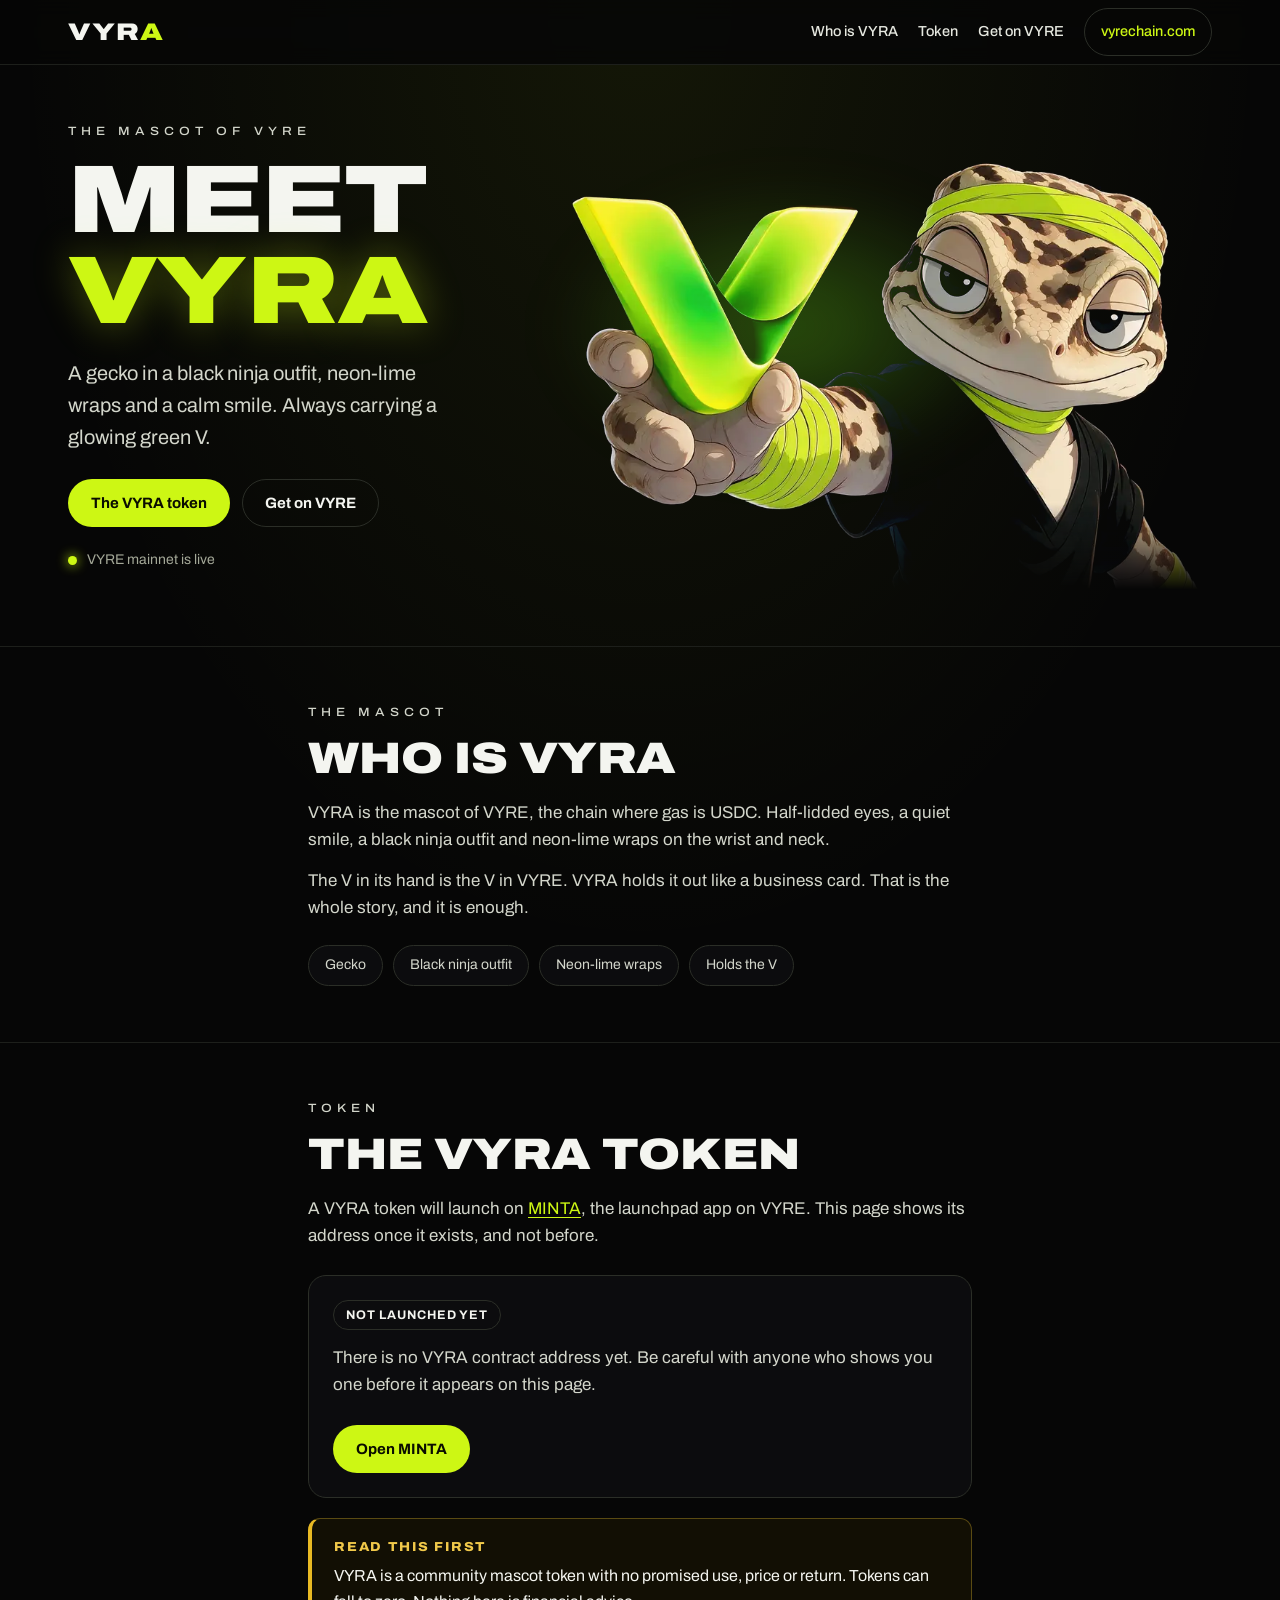
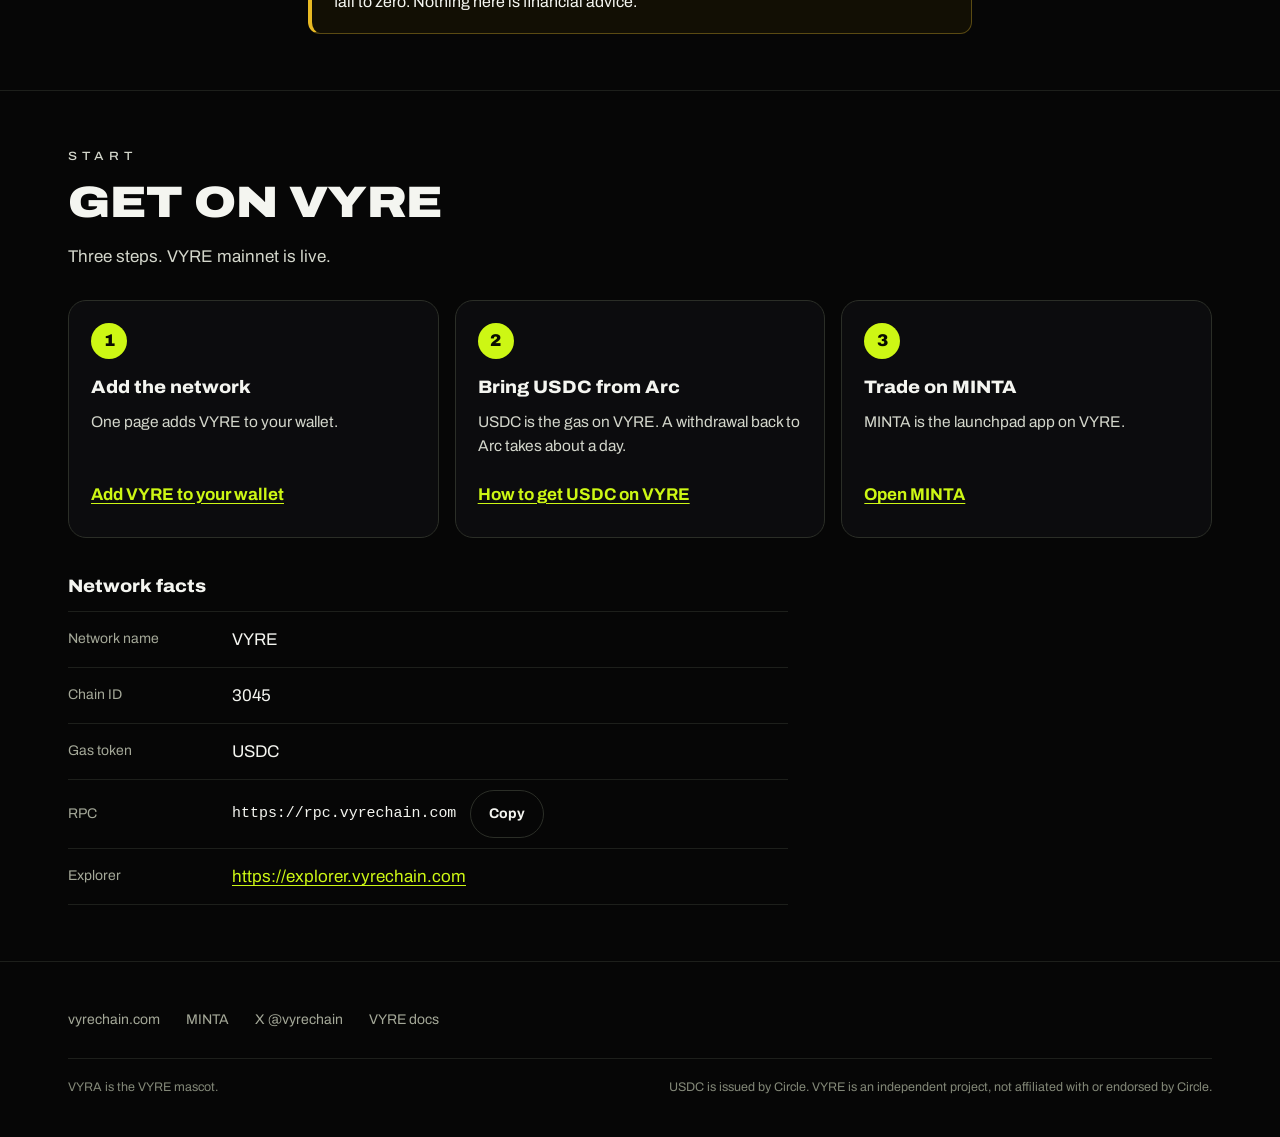
<file: index.html>
<!doctype html>
<html lang="en">
<head>
  <meta charset="utf-8">
  <meta name="viewport" content="width=device-width, initial-scale=1">
  <title>VYRA · The mascot of VYRE</title>
  <meta name="description" content="Meet VYRA, the mascot of VYRE: a gecko in a black ninja outfit with neon-lime wraps, holding a glowing green V. VYRE mainnet is live, with USDC for gas.">
  <meta name="theme-color" content="#060606">
  <meta name="color-scheme" content="dark">
  <link rel="canonical" href="https://vyra.vyrechain.com/">
  <link rel="icon" href="/favicon.ico" sizes="48x48">
  <link rel="icon" type="image/png" sizes="32x32" href="/img/favicon-32.png">
  <link rel="icon" type="image/png" sizes="192x192" href="/img/icon-192.png">
  <link rel="apple-touch-icon" href="/img/apple-touch-icon.png">
  <meta property="og:type" content="website">
  <meta property="og:site_name" content="VYRA">
  <meta property="og:url" content="https://vyra.vyrechain.com/">
  <meta property="og:title" content="Meet VYRA, the mascot of VYRE">
  <meta property="og:description" content="A gecko in a black ninja outfit, holding a glowing green V. VYRE mainnet is live.">
  <meta property="og:image" content="https://vyra.vyrechain.com/img/og-1200x630.jpg">
  <meta property="og:image:width" content="1200">
  <meta property="og:image:height" content="630">
  <meta property="og:image:alt" content="VYRA the gecko, in a black ninja outfit with neon-lime wraps, holding a glowing green V">
  <meta name="twitter:card" content="summary_large_image">
  <meta name="twitter:site" content="@vyrechain">
  <meta name="twitter:title" content="Meet VYRA, the mascot of VYRE">
  <meta name="twitter:description" content="A gecko in a black ninja outfit, holding a glowing green V. VYRE mainnet is live.">
  <meta name="twitter:image" content="https://vyra.vyrechain.com/img/og-1200x630.jpg">
  <meta name="twitter:image:alt" content="VYRA the gecko, in a black ninja outfit with neon-lime wraps, holding a glowing green V">
  <link rel="preload" href="/fonts/archivo-latin.woff2" as="font" type="font/woff2" crossorigin>
  <link rel="preload" as="image" href="/img/vyra-1000.webp" type="image/webp" imagesrcset="/img/vyra-640.webp 640w, /img/vyra-1000.webp 1000w, /img/vyra-1600.webp 1600w, /img/vyra-1872.webp 1872w" imagesizes="(min-width: 960px) 56vw, 100vw" fetchpriority="high">
  <link rel="stylesheet" href="/style.css">
  <script src="/app.js" defer></script>
</head>
<body id="top">
  <a class="skip" href="#main">Skip to content</a>

  <header class="top">
    <div class="wrap top-in">
      <a class="word" href="#top" aria-label="VYRA, back to top">VYR<span>A</span></a>
      <nav aria-label="Page">
        <a class="hide-sm" href="#who">Who is VYRA</a>
        <a href="#token">Token</a>
        <a href="#get-on-vyre">Get on VYRE</a>
        <a class="pill" href="https://vyrechain.com" rel="noopener">vyrechain.com</a>
      </nav>
    </div>
  </header>

  <main id="main">
    <section class="hero" aria-labelledby="hero-title">
      <div class="wrap hero-grid">
        <div class="hero-copy">
          <p class="eyebrow">The mascot of VYRE</p>
          <h1 id="hero-title">Meet <em>VYRA</em></h1>
          <p class="lede">A gecko in a black ninja outfit, neon-lime wraps and a calm smile. Always carrying a glowing green V.</p>
          <div class="actions">
            <a class="btn btn-primary" href="#token">The VYRA token</a>
            <a class="btn btn-ghost" href="#get-on-vyre">Get on VYRE</a>
          </div>
          <p class="live"><span class="dot" aria-hidden="true"></span>VYRE mainnet is live</p>
        </div>
        <div class="hero-art" id="hero-art">
          <div class="glow" id="hero-glow" aria-hidden="true"></div>
          <picture>
            <source type="image/webp" srcset="/img/vyra-640.webp 640w, /img/vyra-1000.webp 1000w, /img/vyra-1600.webp 1600w, /img/vyra-1872.webp 1872w" sizes="(min-width: 960px) 56vw, 100vw">
            <img id="hero-img" src="/img/vyra-1000.jpg" srcset="/img/vyra-640.jpg 640w, /img/vyra-1000.jpg 1000w" sizes="(min-width: 960px) 56vw, 100vw" width="1872" height="1248" fetchpriority="high" decoding="async" alt="VYRA the gecko, in a black ninja outfit with neon-lime wraps, holds out a glowing green 3D V and smiles with half-closed eyes.">
          </picture>
        </div>
      </div>
    </section>

    <section id="who" class="block" aria-labelledby="who-title">
      <div class="wrap narrow">
        <p class="eyebrow">The mascot</p>
        <h2 id="who-title">Who is VYRA</h2>
        <p>VYRA is the mascot of VYRE, the chain where gas is USDC. Half-lidded eyes, a quiet smile, a black ninja outfit and neon-lime wraps on the wrist and neck.</p>
        <p>The V in its hand is the V in VYRE. VYRA holds it out like a business card. That is the whole story, and it is enough.</p>
        <ul class="chips" aria-label="About VYRA">
          <li>Gecko</li>
          <li>Black ninja outfit</li>
          <li>Neon-lime wraps</li>
          <li>Holds the V</li>
        </ul>
      </div>
    </section>

    <section id="token" class="block" aria-labelledby="token-title">
      <div class="wrap narrow">
        <p class="eyebrow">Token</p>
        <h2 id="token-title">The VYRA token</h2>
        <p>A VYRA token will launch on <a href="https://minta.vyrechain.com" rel="noopener">MINTA</a>, the launchpad app on VYRE. This page shows its address once it exists, and not before.</p>

        <div class="card" id="token-card" aria-live="polite">
          <p class="status"><span class="badge" id="token-status">Not launched yet</span></p>
          <p id="token-note">There is no VYRA contract address yet. Be careful with anyone who shows you one before it appears on this page.</p>
          <div class="addr" id="token-addr" hidden>
            <span class="label">Contract address</span>
            <code id="token-addr-text"></code>
            <button type="button" class="btn btn-ghost" id="token-copy" data-copy="">Copy address</button>
          </div>
          <div class="actions">
            <a class="btn btn-primary" id="token-minta" href="https://minta.vyrechain.com" rel="noopener">Open MINTA</a>
            <a class="btn btn-ghost" id="token-explorer" href="https://explorer.vyrechain.com" rel="noopener" hidden>View on explorer</a>
          </div>
        </div>

        <div class="risk" role="note" aria-labelledby="risk-title">
          <h3 id="risk-title">Read this first</h3>
          <p>VYRA is a community mascot token with no promised use, price or return. Tokens can fall to zero. Nothing here is financial advice.</p>
        </div>
      </div>
    </section>

    <section id="get-on-vyre" class="block" aria-labelledby="get-title">
      <div class="wrap">
        <div class="narrow">
          <p class="eyebrow">Start</p>
          <h2 id="get-title">Get on VYRE</h2>
          <p>Three steps. VYRE mainnet is live.</p>
        </div>
        <ol class="steps">
          <li>
            <span class="num" aria-hidden="true">1</span>
            <h3>Add the network</h3>
            <p>One page adds VYRE to your wallet.</p>
            <a href="https://vyrechain.com/add/" rel="noopener">Add VYRE to your wallet</a>
          </li>
          <li>
            <span class="num" aria-hidden="true">2</span>
            <h3>Bring USDC from Arc</h3>
            <p>USDC is the gas on VYRE. A withdrawal back to Arc takes about a day.</p>
            <a href="https://vyrechain.com/docs/get-usdc/" rel="noopener">How to get USDC on VYRE</a>
          </li>
          <li>
            <span class="num" aria-hidden="true">3</span>
            <h3>Trade on MINTA</h3>
            <p>MINTA is the launchpad app on VYRE.</p>
            <a href="https://minta.vyrechain.com" rel="noopener">Open MINTA</a>
          </li>
        </ol>

        <div class="facts narrow">
          <h3>Network facts</h3>
          <dl>
            <div><dt>Network name</dt><dd>VYRE</dd></div>
            <div><dt>Chain ID</dt><dd>3045</dd></div>
            <div><dt>Gas token</dt><dd>USDC</dd></div>
            <div><dt>RPC</dt><dd class="with-copy"><code>https://rpc.vyrechain.com</code><button type="button" class="btn btn-ghost btn-sm" data-copy="https://rpc.vyrechain.com">Copy</button></dd></div>
            <div><dt>Explorer</dt><dd><a href="https://explorer.vyrechain.com" rel="noopener">https://explorer.vyrechain.com</a></dd></div>
          </dl>
        </div>
      </div>
    </section>
  </main>

  <footer class="site-footer">
    <div class="wrap">
      <nav class="foot-links" aria-label="Footer">
        <a href="https://vyrechain.com" rel="noopener">vyrechain.com</a>
        <a href="https://minta.vyrechain.com" rel="noopener">MINTA</a>
        <a href="https://x.com/vyrechain" rel="noopener">X @vyrechain</a>
        <a href="https://vyrechain.com/docs/" rel="noopener">VYRE docs</a>
      </nav>
      <div class="foot-base">
        <p>VYRA is the VYRE mascot.</p>
        <p>USDC is issued by Circle. VYRE is an independent project, not affiliated with or endorsed by Circle.</p>
      </div>
    </div>
  </footer>
</body>
</html>
</file>
<file: style.css>
/* VYRA: one page, dark only. Tokens match the VYRE website. */
@font-face { font-family: 'Archivo'; font-style: normal; font-weight: 100 900; font-stretch: 62% 125%; font-display: swap; src: url(/fonts/archivo-latin.woff2) format('woff2'); unicode-range: U+0000-00FF, U+0131, U+0152-0153, U+02BB-02BC, U+02C6, U+02DA, U+02DC, U+0304, U+0308, U+0329, U+2000-206F, U+20AC, U+2122, U+2191, U+2193, U+2212, U+2215, U+FEFF, U+FFFD; }

:root {
  --bg: #060606; --panel: #0c0c0e; --line: #1d1f1b; --line-2: #2b2e27;
  --text: #f4f5f0; --soft: #d3d6cb; --muted: #a4a898; --dim: #838878;
  --lime: #cdf714; --lime-ink: #0a0d00;
  --gutter: 28px;
  --mono: ui-monospace, SFMono-Regular, Menlo, Consolas, monospace;
  --px: 0; --py: 0;
}
* { box-sizing: border-box; }
html { -webkit-text-size-adjust: 100%; scroll-behavior: smooth; scroll-padding-top: 72px; color-scheme: dark; }
html, body { margin: 0; }
body { background: radial-gradient(70% 50% at 50% 0%, rgba(205,247,20,0.07), transparent 70%), var(--bg); color: var(--text); font-family: 'Archivo', system-ui, -apple-system, 'Segoe UI', sans-serif; font-size: 17px; line-height: 1.6; overflow-x: hidden; }
h1, h2, h3, p, ul, ol, dl, dd { margin: 0; }
a { color: var(--lime); text-underline-offset: 3px; }
a:hover { text-decoration-thickness: 2px; }
:focus-visible { outline: 2px solid var(--lime); outline-offset: 3px; border-radius: 6px; }
img { max-width: 100%; height: auto; display: block; }
code { font-family: var(--mono); font-size: 0.88em; overflow-wrap: anywhere; }
[hidden] { display: none !important; }

.wrap { max-width: 1200px; margin: 0 auto; padding: 0 var(--gutter); }
.narrow { max-width: 720px; }
.skip { position: absolute; left: 12px; top: -80px; background: var(--lime); color: var(--lime-ink); padding: 12px 16px; border-radius: 8px; font-weight: 700; z-index: 10; }
.skip:focus { top: 12px; }

/* Header */
.top { position: sticky; top: 0; z-index: 5; border-bottom: 1px solid var(--line); background: rgba(6,6,6,0.86); backdrop-filter: blur(10px); -webkit-backdrop-filter: blur(10px); }
.top-in { display: flex; align-items: center; gap: 14px; min-height: 64px; }
.word { font-weight: 900; font-stretch: 125%; font-size: 24px; letter-spacing: 0.04em; color: var(--text); text-decoration: none; display: inline-flex; align-items: center; min-height: 48px; }
.word span { color: var(--lime); }
.top nav { display: flex; align-items: center; gap: 4px 20px; margin-left: auto; font-size: 14.5px; font-weight: 500; }
.top nav a { white-space: nowrap; color: #e6e8e0; text-decoration: none; display: inline-flex; align-items: center; min-height: 48px; }
.top nav a:hover { color: var(--lime); }
.top nav .pill { padding: 0 16px; border: 1px solid var(--line-2); border-radius: 999px; color: var(--lime); }
.top nav .pill:hover { border-color: var(--lime); }

/* Type */
.eyebrow { color: var(--soft); font-size: 12px; font-weight: 500; font-stretch: 112%; letter-spacing: 0.42em; text-transform: uppercase; margin-bottom: 14px; }
h1 { font-weight: 900; font-stretch: 125%; text-transform: uppercase; font-size: clamp(44px, 9vw, 96px); line-height: 0.95; letter-spacing: -0.01em; }
h1 em, h2 em { font-style: normal; color: var(--lime); text-shadow: 0 0 40px rgba(205,247,20,0.35); }
h2 { font-weight: 900; font-stretch: 118%; text-transform: uppercase; font-size: clamp(28px, 5vw, 44px); line-height: 1.02; margin-bottom: 18px; }
h3 { font-size: 18px; font-weight: 800; font-stretch: 108%; }
.block p + p { margin-top: 14px; }
.block p { color: var(--soft); }

/* Hero */
.hero { padding: 28px 0 24px; overflow: clip; }
.hero-grid { display: grid; gap: 14px; align-items: center; }
.hero-copy { position: relative; z-index: 1; }
.lede { color: var(--soft); font-size: clamp(17px, 2.2vw, 20px); margin-top: 20px; max-width: 34ch; }
.actions { display: flex; flex-wrap: wrap; gap: 12px; margin-top: 26px; }
.live { display: inline-flex; align-items: center; gap: 10px; margin-top: 22px; font-size: 14px; color: var(--muted); }
.dot { width: 9px; height: 9px; border-radius: 50%; background: var(--lime); box-shadow: 0 0 12px var(--lime); }
.hero-art { position: relative; margin: 0 calc(var(--gutter) * -1); }
.hero-art picture { display: block; }
.hero-art img { -webkit-mask-image: linear-gradient(to bottom, #000 82%, transparent); mask-image: linear-gradient(to bottom, #000 82%, transparent); mix-blend-mode: lighten; width: 100%; transform: translate3d(calc(var(--px) * 10px), calc(var(--py) * 8px), 0); transition: transform .25s ease-out; will-change: transform; }
.glow { position: absolute; inset: 8% 4% 8% 4%; background: radial-gradient(50% 50% at 35% 45%, rgba(120,255,30,0.28), transparent 70%); filter: blur(30px); transform: translate3d(calc(var(--px) * -18px), calc(var(--py) * -14px), 0); transition: transform .35s ease-out; pointer-events: none; }
@media (min-width: 960px) {
  .hero { padding: 40px 0 56px; }
  .hero-grid { grid-template-columns: minmax(0, 0.8fr) minmax(0, 1.2fr); gap: 0; }
  .hero-art { margin: 0 -40px 0 0; }
}

/* Buttons */
.btn { display: inline-flex; align-items: center; justify-content: center; min-height: 48px; padding: 0 22px; border-radius: 999px; border: 1px solid transparent; font: inherit; font-size: 15px; font-weight: 700; text-decoration: none; cursor: pointer; transition: transform .15s ease, background-color .15s ease, border-color .15s ease; }
.btn:hover { text-decoration: none; transform: translateY(-1px); }
.btn-primary { background: var(--lime); color: var(--lime-ink); }
.btn-primary:hover { background: #dcff3a; }
.btn-ghost { background: transparent; color: var(--text); border-color: var(--line-2); }
.btn-ghost:hover { border-color: var(--lime); color: var(--lime); }
.btn-sm { padding: 0 18px; font-size: 14px; }

/* Sections */
.block { padding: 56px 0; border-top: 1px solid var(--line); }
.chips { display: flex; flex-wrap: wrap; gap: 10px; padding: 0; margin-top: 24px; list-style: none; }
.chips li { padding: 8px 16px; border: 1px solid var(--line-2); border-radius: 999px; color: var(--soft); font-size: 14px; background: var(--panel); }

.card { margin-top: 26px; padding: 24px; background: var(--panel); border: 1px solid var(--line-2); border-radius: 18px; }
.card p { color: var(--soft); }
.status { margin-bottom: 12px; }
.badge { display: inline-block; padding: 4px 12px; border: 1px solid var(--line-2); border-radius: 999px; font-size: 12.5px; font-weight: 700; letter-spacing: 0.08em; text-transform: uppercase; color: var(--text); }
.badge.live-badge { color: var(--lime-ink); background: var(--lime); border-color: var(--lime); }
.addr { display: grid; gap: 10px; margin-top: 18px; padding: 16px; background: var(--bg); border: 1px solid var(--line); border-radius: 12px; }
.addr .label { color: var(--muted); font-size: 12.5px; letter-spacing: 0.08em; text-transform: uppercase; }
.addr code { color: var(--text); font-size: 14px; word-break: break-all; }
.addr .btn { justify-self: start; }

.risk { margin-top: 20px; padding: 18px 22px; border: 1px solid #5a4a12; border-left: 4px solid #e8b923; border-radius: 12px; background: #120f04; }
.risk h3 { font-size: 13px; letter-spacing: 0.14em; text-transform: uppercase; color: #f1c94a; margin-bottom: 6px; }
.risk p { color: var(--text); font-size: 16px; }

.steps { list-style: none; padding: 0; margin-top: 30px; display: grid; gap: 16px; counter-reset: s; }
.steps li { position: relative; padding: 22px 22px 22px 22px; background: var(--panel); border: 1px solid var(--line-2); border-radius: 18px; display: flex; flex-direction: column; gap: 8px; }
.steps .num { width: 36px; height: 36px; border-radius: 50%; background: var(--lime); color: var(--lime-ink); font-weight: 900; display: grid; place-items: center; margin-bottom: 6px; }
.steps p { color: var(--soft); font-size: 15.5px; }
.steps a { margin-top: auto; padding-top: 6px; display: inline-flex; align-items: center; min-height: 48px; font-weight: 700; }
@media (min-width: 820px) { .steps { grid-template-columns: repeat(3, minmax(0, 1fr)); } }

.facts { margin-top: 34px; }
.facts h3 { margin-bottom: 10px; }
.facts dl { border-top: 1px solid var(--line); }
.facts dl > div { display: grid; grid-template-columns: 9.5rem minmax(0, 1fr); gap: 12px; align-items: center; padding: 10px 0; border-bottom: 1px solid var(--line); min-height: 56px; }
.facts dt { color: var(--muted); font-size: 14px; }
.facts dd { color: var(--text); overflow-wrap: anywhere; }
.facts .with-copy { display: flex; flex-wrap: wrap; align-items: center; gap: 8px 14px; }
@media (max-width: 420px) { .facts dl > div { grid-template-columns: 1fr; gap: 2px; } }

/* Footer */
.site-footer { padding: 34px 0 40px; border-top: 1px solid var(--line); }
.foot-links { display: flex; flex-wrap: wrap; gap: 0 26px; }
.foot-links a { display: inline-flex; align-items: center; min-height: 48px; color: var(--muted); text-decoration: none; font-size: 14px; }
.foot-links a:hover { color: var(--lime); }
.foot-base { margin-top: 14px; padding-top: 18px; border-top: 1px solid var(--line); color: var(--dim); font-size: 12.5px; display: flex; flex-wrap: wrap; justify-content: space-between; gap: 6px 24px; }

@media (max-width: 560px) {
  :root { --gutter: 18px; }
  body { font-size: 16.5px; }
  .top nav { gap: 0 14px; }
  .top nav a.hide-sm { display: none; }
  .block { padding: 44px 0; }
  .btn { flex: 1 1 100%; }
  .addr .btn { justify-self: stretch; }
}
@media (max-width: 480px) { .top nav .pill { display: none; } }
@media (min-width: 2200px) { html { font-size: 125%; } .wrap { max-width: 1500px; } }

@media (prefers-reduced-motion: reduce) {
  html { scroll-behavior: auto; }
  .hero-art img, .glow, .btn { transition: none; transform: none !important; }
}
.flat { border-top: 0; }
</file>
